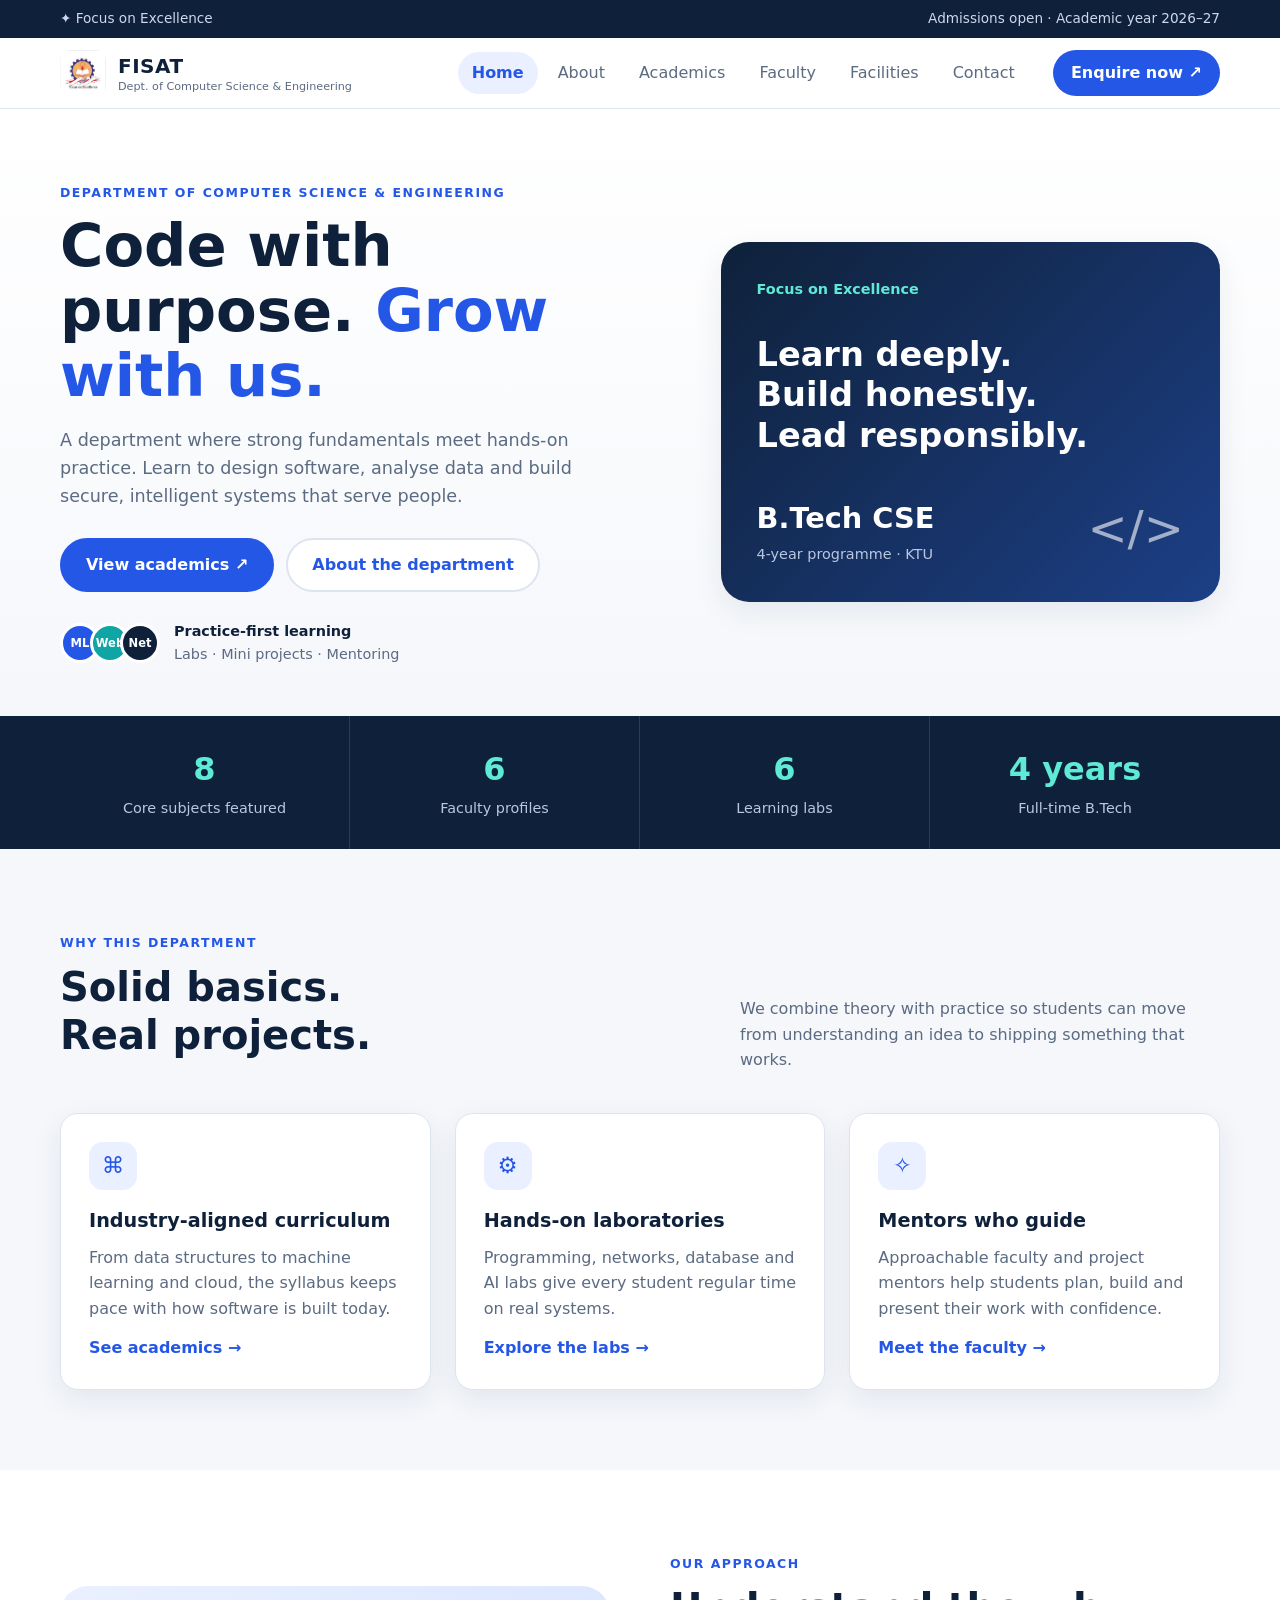
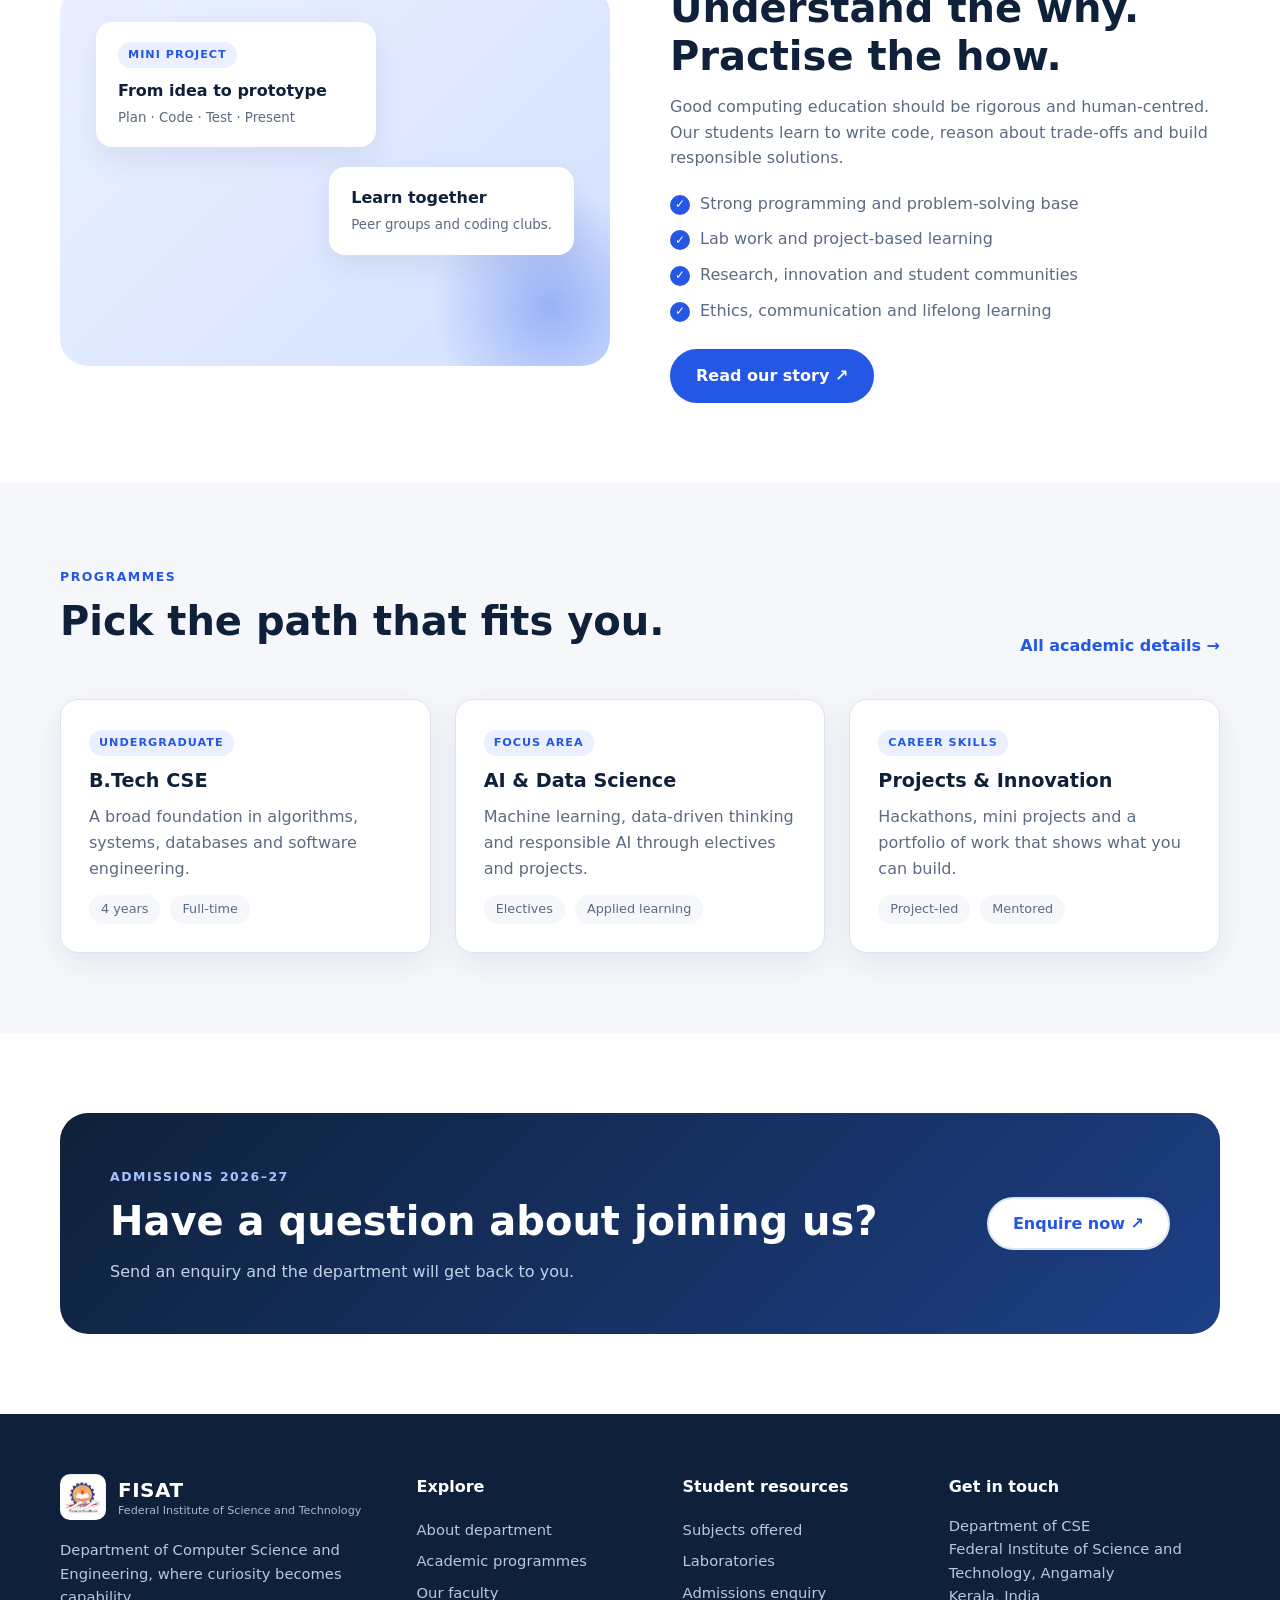
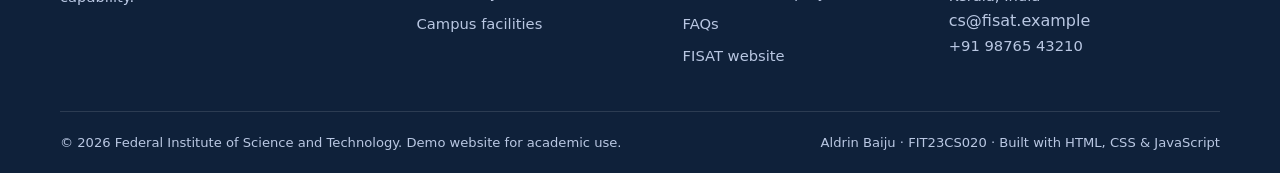
<file: Aldrin web assignment 2/index.html>
<!DOCTYPE html>
<html lang="en">
	<head>
		<meta charset="UTF-8">
		<meta name="viewport" content="width=device-width, initial-scale=1.0">
		<meta name="description" content="Department of Computer Science and Engineering at Federal Institute of Science and Technology. Explore programmes, faculty, facilities and admissions.">
		<title>Home | FISAT CSE Department</title>
		<link rel="icon" type="image/png" href="images/logo.png">
		<link rel="stylesheet" href="style.css">
	</head>
	<body>
		<div class="topbar">
			<div class="container">
				<span>✦ Focus on Excellence</span>
				<span>Admissions open · Academic year 2026–27</span>
			</div>
		</div>
		<header class="navbar">
			<div class="container nav-inner">
				<a class="brand" href="index.html">
					<img class="brand-logo" src="images/logo.png" alt="FISAT logo" width="46" height="46">
					<span>FISAT <small>Dept. of Computer Science &amp; Engineering</small></span>
				</a>
				<button class="menu-toggle" aria-label="Toggle navigation" aria-expanded="false">☰</button>
				<nav class="nav-links" aria-label="Main navigation">
					<a href="index.html" data-page="index" class="active">Home</a>
					<a href="about.html" data-page="about">About</a>
					<a href="academics.html" data-page="academics">Academics</a>
					<a href="faculty.html" data-page="faculty">Faculty</a>
					<a href="facilities.html" data-page="facilities">Facilities</a>
					<a href="contact.html" data-page="contact">Contact</a>
				</nav>
				<a class="nav-cta" href="contact.html#enquiry">Enquire now ↗</a>
			</div>
		</header>

		<main>
			<section class="hero">
				<div class="container hero-grid">
					<div>
						<span class="eyebrow">Department of Computer Science &amp; Engineering</span>
						<h1>Code with purpose. <span style="color:var(--blue)">Grow with us.</span></h1>
						<p>A department where strong fundamentals meet hands-on practice. Learn to design software, analyse data and build secure, intelligent systems that serve people.</p>
						<div class="hero-actions">
							<a class="btn" href="academics.html">View academics ↗</a>
							<a class="btn btn-light" href="about.html">About the department</a>
						</div>
						<div class="hero-note">
							<div class="avatar-stack">
								<span>ML</span>
								<span>Web</span>
								<span>Net</span>
							</div>
							<span><strong style="color:var(--ink)">Practice-first learning</strong><br>Labs · Mini projects · Mentoring</span>
						</div>
					</div>
					<div class="hero-art">
						<div class="art-kicker">Focus on Excellence</div>
						<div class="art-title">Learn deeply.<br>Build honestly.<br>Lead responsibly.</div>
						<div class="art-bottom">
							<div class="art-stat">
								<strong>B.Tech CSE</strong>
								<span>4-year programme · KTU</span>
							</div>
							<div class="art-symbol">&lt;/&gt;</div>
						</div>
					</div>
				</div>
			</section>

			<section class="stats" aria-label="Department at a glance">
				<div class="container stats-grid">
					<div class="stat"><strong>8</strong><span>Core subjects featured</span></div>
					<div class="stat"><strong>6</strong><span>Faculty profiles</span></div>
					<div class="stat"><strong>6</strong><span>Learning labs</span></div>
					<div class="stat"><strong>4 years</strong><span>Full-time B.Tech</span></div>
				</div>
			</section>

			<section class="section">
				<div class="container">
					<div class="section-head">
						<div>
							<span class="eyebrow">Why this department</span>
							<h2>Solid basics.<br>Real projects.</h2>
						</div>
						<p>We combine theory with practice so students can move from understanding an idea to shipping something that works.</p>
					</div>
					<div class="cards">
						<article class="card">
							<div class="icon-box">⌘</div>
							<h3>Industry-aligned curriculum</h3>
							<p>From data structures to machine learning and cloud, the syllabus keeps pace with how software is built today.</p>
							<a class="text-link" href="academics.html">See academics →</a>
						</article>
						<article class="card">
							<div class="icon-box">⚙</div>
							<h3>Hands-on laboratories</h3>
							<p>Programming, networks, database and AI labs give every student regular time on real systems.</p>
							<a class="text-link" href="facilities.html#labs">Explore the labs →</a>
						</article>
						<article class="card">
							<div class="icon-box">✧</div>
							<h3>Mentors who guide</h3>
							<p>Approachable faculty and project mentors help students plan, build and present their work with confidence.</p>
							<a class="text-link" href="faculty.html">Meet the faculty →</a>
						</article>
					</div>
				</div>
			</section>

			<section class="section section-white">
				<div class="container split">
					<div class="visual-panel">
						<div class="mini-card">
							<span class="tag">MINI PROJECT</span>
							<strong>From idea to prototype</strong>
							<small>Plan · Code · Test · Present</small>
						</div>
						<div class="mini-card" style="margin-left:auto">
							<strong>Learn together</strong>
							<small>Peer groups and coding clubs.</small>
						</div>
						<div class="orb"></div>
					</div>
					<div>
						<span class="eyebrow">Our approach</span>
						<h2>Understand the why.<br>Practise the how.</h2>
						<p>Good computing education should be rigorous and human-centred. Our students learn to write code, reason about trade-offs and build responsible solutions.</p>
						<ul class="check-list">
							<li>Strong programming and problem-solving base</li>
							<li>Lab work and project-based learning</li>
							<li>Research, innovation and student communities</li>
							<li>Ethics, communication and lifelong learning</li>
						</ul>
						<a class="btn" href="about.html">Read our story ↗</a>
					</div>
				</div>
			</section>

			<section class="section">
				<div class="container">
					<div class="section-head">
						<div>
							<span class="eyebrow">Programmes</span>
							<h2>Pick the path that fits you.</h2>
						</div>
						<a class="text-link" href="academics.html">All academic details →</a>
					</div>
					<div class="cards">
						<article class="card programme">
							<span class="tag">UNDERGRADUATE</span>
							<h3>B.Tech CSE</h3>
							<p>A broad foundation in algorithms, systems, databases and software engineering.</p>
							<div class="meta"><span>4 years</span><span>Full-time</span></div>
						</article>
						<article class="card programme">
							<span class="tag">FOCUS AREA</span>
							<h3>AI &amp; Data Science</h3>
							<p>Machine learning, data-driven thinking and responsible AI through electives and projects.</p>
							<div class="meta"><span>Electives</span><span>Applied learning</span></div>
						</article>
						<article class="card programme">
							<span class="tag">CAREER SKILLS</span>
							<h3>Projects &amp; Innovation</h3>
							<p>Hackathons, mini projects and a portfolio of work that shows what you can build.</p>
							<div class="meta"><span>Project-led</span><span>Mentored</span></div>
						</article>
					</div>
				</div>
			</section>

			<section class="section section-white">
				<div class="container">
					<div class="banner">
						<div>
							<span class="eyebrow" style="color:#a9c3ff">Admissions 2026–27</span>
							<h2>Have a question about joining us?</h2>
							<p>Send an enquiry and the department will get back to you.</p>
						</div>
						<a class="btn btn-light" href="contact.html#enquiry">Enquire now ↗</a>
					</div>
				</div>
			</section>
		</main>

		<footer class="footer">
			<div class="container">
				<div class="footer-grid">
					<div>
						<a class="brand" href="index.html">
							<img class="brand-logo" src="images/logo.png" alt="FISAT logo" width="46" height="46">
							<span>FISAT <small style="color:#aab8d0">Federal Institute of Science and Technology</small></span>
						</a>
						<p style="margin-top:18px;max-width:310px">Department of Computer Science and Engineering, where curiosity becomes capability.</p>
					</div>
					<div>
						<h4>Explore</h4>
						<div class="footer-links">
							<a href="about.html">About department</a>
							<a href="academics.html">Academic programmes</a>
							<a href="faculty.html">Our faculty</a>
							<a href="facilities.html">Campus facilities</a>
						</div>
					</div>
					<div>
						<h4>Student resources</h4>
						<div class="footer-links">
							<a href="academics.html#subjects">Subjects offered</a>
							<a href="facilities.html#labs">Laboratories</a>
							<a href="contact.html#enquiry">Admissions enquiry</a>
							<a href="contact.html#faq">FAQs</a>
							<a href="https://www.fisat.ac.in" target="_blank" rel="noopener noreferrer">FISAT website</a>
						</div>
					</div>
					<div>
						<h4>Get in touch</h4>
						<p>Department of CSE<br>Federal Institute of Science and Technology, Angamaly<br>Kerala, India</p>
						<a href="mailto:cs@fisat.example">cs@fisat.example</a>
						<p>+91 98765 43210</p>
					</div>
				</div>
				<div class="footer-bottom">
					<span>© <span data-year>2026</span> Federal Institute of Science and Technology. Demo website for academic use.</span>
					<span>Aldrin Baiju · FIT23CS020 · Built with HTML, CSS &amp; JavaScript</span>
				</div>
			</div>
		</footer>
		<script src="script.js"></script>
	</body>
</html>
</file>
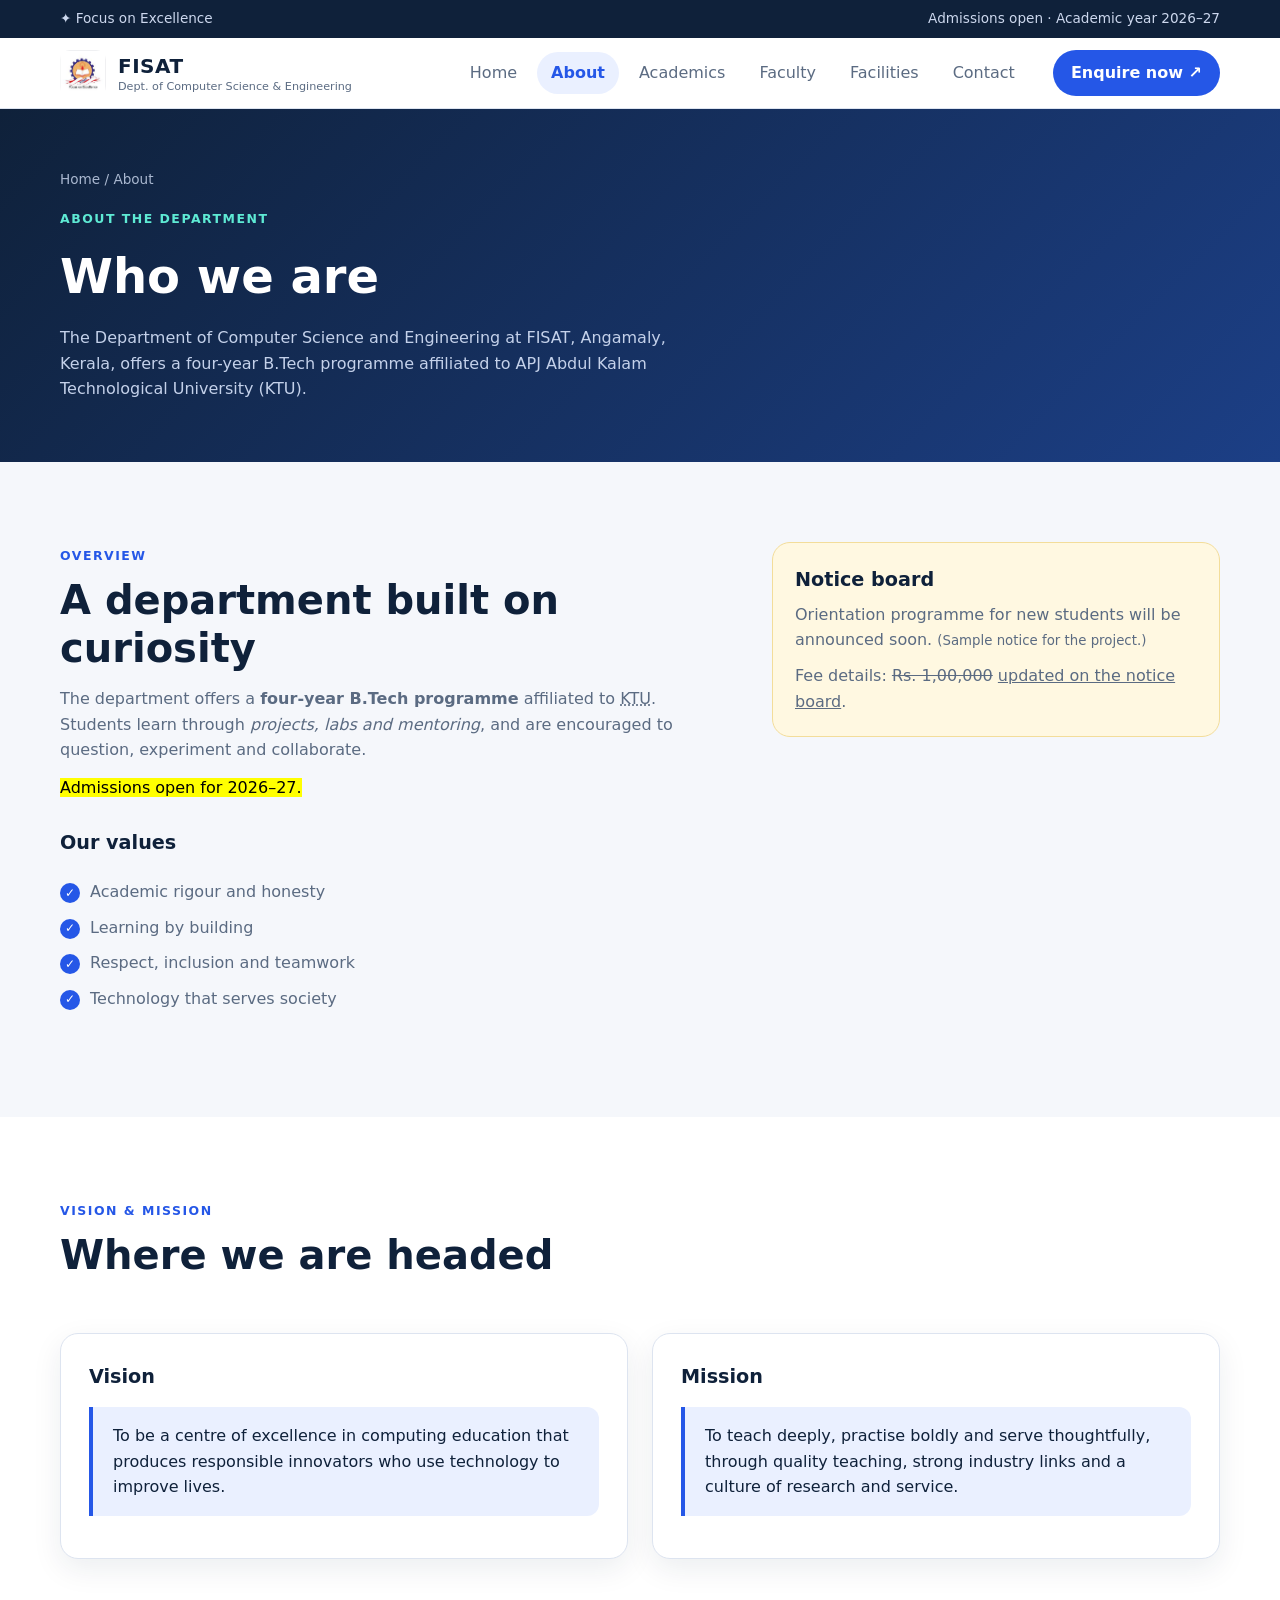
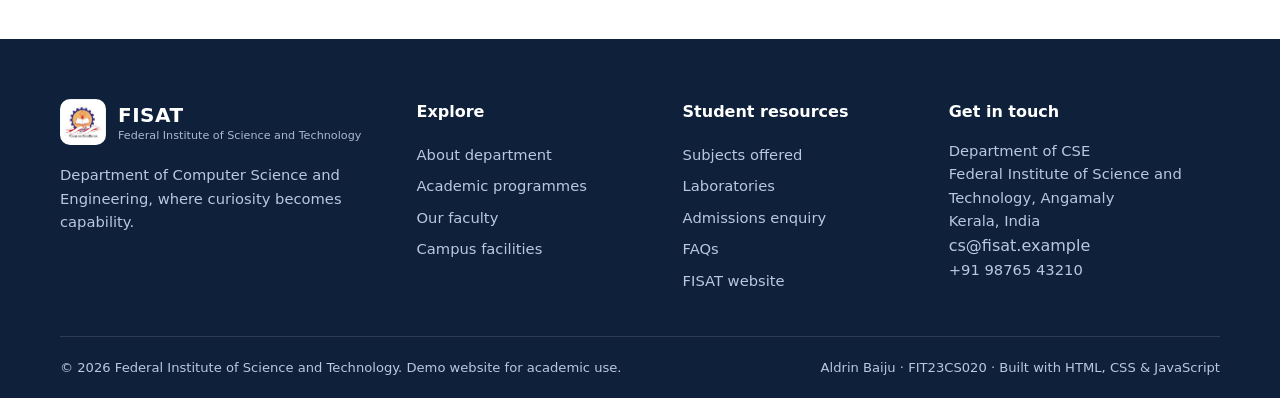
<file: Aldrin web assignment 2/about.html>
<!DOCTYPE html>
<html lang="en">
	<head>
		<meta charset="UTF-8">
		<meta name="viewport" content="width=device-width, initial-scale=1.0">
		<meta name="description" content="About the Department of Computer Science and Engineering at FISAT: overview, vision, mission and values.">
		<title>About | FISAT CSE Department</title>
		<link rel="icon" type="image/png" href="images/logo.png">
		<link rel="stylesheet" href="style.css">
	</head>
	<body>
		<div class="topbar">
			<div class="container">
				<span>✦ Focus on Excellence</span>
				<span>Admissions open · Academic year 2026–27</span>
			</div>
		</div>
		<header class="navbar">
			<div class="container nav-inner">
				<a class="brand" href="index.html">
					<img class="brand-logo" src="images/logo.png" alt="FISAT logo" width="46" height="46">
					<span>FISAT <small>Dept. of Computer Science &amp; Engineering</small></span>
				</a>
				<button class="menu-toggle" aria-label="Toggle navigation" aria-expanded="false">☰</button>
				<nav class="nav-links" aria-label="Main navigation">
					<a href="index.html" data-page="index">Home</a>
					<a href="about.html" data-page="about" class="active">About</a>
					<a href="academics.html" data-page="academics">Academics</a>
					<a href="faculty.html" data-page="faculty">Faculty</a>
					<a href="facilities.html" data-page="facilities">Facilities</a>
					<a href="contact.html" data-page="contact">Contact</a>
				</nav>
				<a class="nav-cta" href="contact.html#enquiry">Enquire now ↗</a>
			</div>
		</header>

		<main>
			<section class="page-hero">
				<div class="container">
					<div class="breadcrumb"><a href="index.html">Home</a> / About</div>
					<span class="eyebrow">About the department</span>
					<h1>Who we are</h1>
					<p>The Department of Computer Science and Engineering at FISAT, Angamaly, Kerala, offers a four-year B.Tech programme affiliated to APJ Abdul Kalam Technological University (KTU).</p>
				</div>
			</section>

			<section class="section" id="overview">
				<div class="container two-col">
					<div>
						<span class="eyebrow">Overview</span>
						<h2>A department built on curiosity</h2>
						<p>The department offers a <strong>four-year B.Tech programme</strong> affiliated to <abbr title="APJ Abdul Kalam Technological University">KTU</abbr>. Students learn through <em>projects, labs and mentoring</em>, and are encouraged to question, experiment and collaborate.</p>
						<p style="margin-top:12px"><mark>Admissions open for 2026–27.</mark></p>
						<h3 style="margin-top:28px">Our values</h3>
						<ul class="check-list">
							<li>Academic rigour and honesty</li>
							<li>Learning by building</li>
							<li>Respect, inclusion and teamwork</li>
							<li>Technology that serves society</li>
						</ul>
					</div>
					<aside class="notice">
						<h3>Notice board</h3>
						<p>Orientation programme for new students will be announced soon. <small>(Sample notice for the project.)</small></p>
						<p style="margin-top:10px">Fee details: <del>Rs. 1,00,000</del> <ins>updated on the notice board</ins>.</p>
					</aside>
				</div>
			</section>

			<section class="section section-white" id="vision-mission">
				<div class="container">
					<div class="section-head">
						<div>
							<span class="eyebrow">Vision &amp; mission</span>
							<h2>Where we are headed</h2>
						</div>
					</div>
					<div class="cards" style="grid-template-columns:repeat(2,1fr)">
						<article class="card">
							<h3>Vision</h3>
							<blockquote>To be a centre of excellence in computing education that produces responsible innovators who use technology to improve lives.</blockquote>
						</article>
						<article class="card">
							<h3>Mission</h3>
							<blockquote>To teach deeply, practise boldly and serve thoughtfully, through quality teaching, strong industry links and a culture of research and service.</blockquote>
						</article>
					</div>
				</div>
			</section>
		</main>

		<footer class="footer">
			<div class="container">
				<div class="footer-grid">
					<div>
						<a class="brand" href="index.html">
							<img class="brand-logo" src="images/logo.png" alt="FISAT logo" width="46" height="46">
							<span>FISAT <small style="color:#aab8d0">Federal Institute of Science and Technology</small></span>
						</a>
						<p style="margin-top:18px;max-width:310px">Department of Computer Science and Engineering, where curiosity becomes capability.</p>
					</div>
					<div>
						<h4>Explore</h4>
						<div class="footer-links">
							<a href="about.html">About department</a>
							<a href="academics.html">Academic programmes</a>
							<a href="faculty.html">Our faculty</a>
							<a href="facilities.html">Campus facilities</a>
						</div>
					</div>
					<div>
						<h4>Student resources</h4>
						<div class="footer-links">
							<a href="academics.html#subjects">Subjects offered</a>
							<a href="facilities.html#labs">Laboratories</a>
							<a href="contact.html#enquiry">Admissions enquiry</a>
							<a href="contact.html#faq">FAQs</a>
							<a href="https://www.fisat.ac.in" target="_blank" rel="noopener noreferrer">FISAT website</a>
						</div>
					</div>
					<div>
						<h4>Get in touch</h4>
						<p>Department of CSE<br>Federal Institute of Science and Technology, Angamaly<br>Kerala, India</p>
						<a href="mailto:cs@fisat.example">cs@fisat.example</a>
						<p>+91 98765 43210</p>
					</div>
				</div>
				<div class="footer-bottom">
					<span>© <span data-year>2026</span> Federal Institute of Science and Technology. Demo website for academic use.</span>
					<span>Aldrin Baiju · FIT23CS020 · Built with HTML, CSS &amp; JavaScript</span>
				</div>
			</div>
		</footer>
		<script src="script.js"></script>
	</body>
</html>
</file>
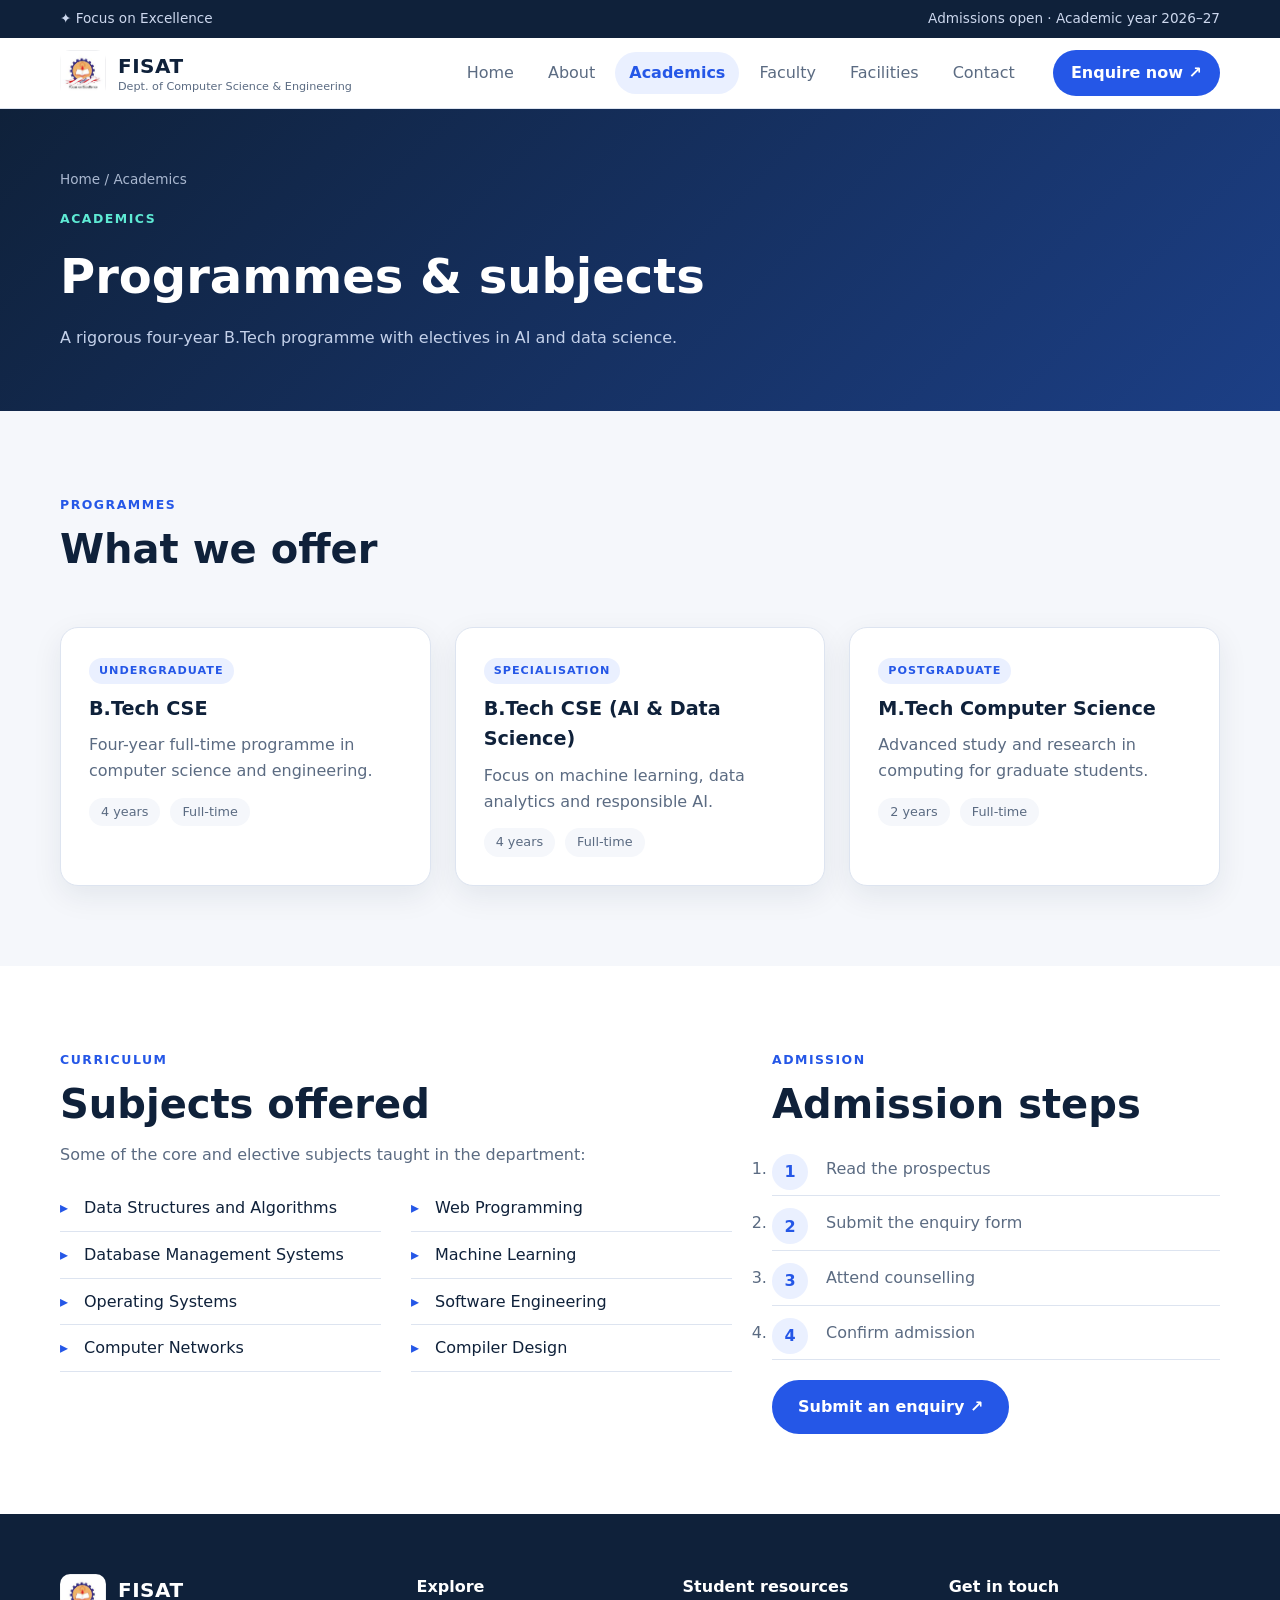
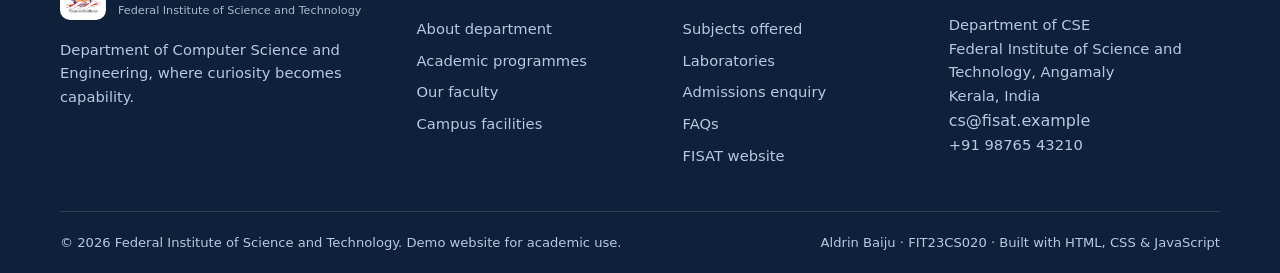
<file: Aldrin web assignment 2/academics.html>
<!DOCTYPE html>
<html lang="en">
	<head>
		<meta charset="UTF-8">
		<meta name="viewport" content="width=device-width, initial-scale=1.0">
		<meta name="description" content="Academic programmes, subjects offered and admission steps at the Department of CSE, FISAT.">
		<title>Academics | FISAT CSE Department</title>
		<link rel="icon" type="image/png" href="images/logo.png">
		<link rel="stylesheet" href="style.css">
	</head>
	<body>
		<div class="topbar">
			<div class="container">
				<span>✦ Focus on Excellence</span>
				<span>Admissions open · Academic year 2026–27</span>
			</div>
		</div>
		<header class="navbar">
			<div class="container nav-inner">
				<a class="brand" href="index.html">
					<img class="brand-logo" src="images/logo.png" alt="FISAT logo" width="46" height="46">
					<span>FISAT <small>Dept. of Computer Science &amp; Engineering</small></span>
				</a>
				<button class="menu-toggle" aria-label="Toggle navigation" aria-expanded="false">☰</button>
				<nav class="nav-links" aria-label="Main navigation">
					<a href="index.html" data-page="index">Home</a>
					<a href="about.html" data-page="about">About</a>
					<a href="academics.html" data-page="academics" class="active">Academics</a>
					<a href="faculty.html" data-page="faculty">Faculty</a>
					<a href="facilities.html" data-page="facilities">Facilities</a>
					<a href="contact.html" data-page="contact">Contact</a>
				</nav>
				<a class="nav-cta" href="contact.html#enquiry">Enquire now ↗</a>
			</div>
		</header>

		<main>
			<section class="page-hero">
				<div class="container">
					<div class="breadcrumb"><a href="index.html">Home</a> / Academics</div>
					<span class="eyebrow">Academics</span>
					<h1>Programmes &amp; subjects</h1>
					<p>A rigorous four-year B.Tech programme with electives in AI and data science.</p>
				</div>
			</section>

			<section class="section" id="programmes">
				<div class="container">
					<div class="section-head">
						<div><span class="eyebrow">Programmes</span><h2>What we offer</h2></div>
					</div>
					<div class="cards">
						<article class="card programme"><span class="tag">UNDERGRADUATE</span><h3>B.Tech CSE</h3><p>Four-year full-time programme in computer science and engineering.</p><div class="meta"><span>4 years</span><span>Full-time</span></div></article>
						<article class="card programme"><span class="tag">SPECIALISATION</span><h3>B.Tech CSE (AI &amp; Data Science)</h3><p>Focus on machine learning, data analytics and responsible AI.</p><div class="meta"><span>4 years</span><span>Full-time</span></div></article>
						<article class="card programme"><span class="tag">POSTGRADUATE</span><h3>M.Tech Computer Science</h3><p>Advanced study and research in computing for graduate students.</p><div class="meta"><span>2 years</span><span>Full-time</span></div></article>
					</div>
				</div>
			</section>

			<section class="section section-white" id="subjects">
				<div class="container two-col">
					<div>
						<span class="eyebrow">Curriculum</span>
						<h2>Subjects offered</h2>
						<p style="margin-bottom:18px">Some of the core and elective subjects taught in the department:</p>
						<ul class="subject-list">
							<li>Data Structures and Algorithms</li>
							<li>Database Management Systems</li>
							<li>Operating Systems</li>
							<li>Computer Networks</li>
							<li>Web Programming</li>
							<li>Machine Learning</li>
							<li>Software Engineering</li>
							<li>Compiler Design</li>
						</ul>
					</div>
					<div id="admission">
						<span class="eyebrow">Admission</span>
						<h2>Admission steps</h2>
						<ol class="steps">
							<li>Read the prospectus</li>
							<li>Submit the enquiry form</li>
							<li>Attend counselling</li>
							<li>Confirm admission</li>
						</ol>
						<p style="margin-top:20px"><a class="btn" href="contact.html#enquiry">Submit an enquiry ↗</a></p>
					</div>
				</div>
			</section>
		</main>

		<footer class="footer">
			<div class="container">
				<div class="footer-grid">
					<div>
						<a class="brand" href="index.html">
							<img class="brand-logo" src="images/logo.png" alt="FISAT logo" width="46" height="46">
							<span>FISAT <small style="color:#aab8d0">Federal Institute of Science and Technology</small></span>
						</a>
						<p style="margin-top:18px;max-width:310px">Department of Computer Science and Engineering, where curiosity becomes capability.</p>
					</div>
					<div>
						<h4>Explore</h4>
						<div class="footer-links">
							<a href="about.html">About department</a>
							<a href="academics.html">Academic programmes</a>
							<a href="faculty.html">Our faculty</a>
							<a href="facilities.html">Campus facilities</a>
						</div>
					</div>
					<div>
						<h4>Student resources</h4>
						<div class="footer-links">
							<a href="academics.html#subjects">Subjects offered</a>
							<a href="facilities.html#labs">Laboratories</a>
							<a href="contact.html#enquiry">Admissions enquiry</a>
							<a href="contact.html#faq">FAQs</a>
							<a href="https://www.fisat.ac.in" target="_blank" rel="noopener noreferrer">FISAT website</a>
						</div>
					</div>
					<div>
						<h4>Get in touch</h4>
						<p>Department of CSE<br>Federal Institute of Science and Technology, Angamaly<br>Kerala, India</p>
						<a href="mailto:cs@fisat.example">cs@fisat.example</a>
						<p>+91 98765 43210</p>
					</div>
				</div>
				<div class="footer-bottom">
					<span>© <span data-year>2026</span> Federal Institute of Science and Technology. Demo website for academic use.</span>
					<span>Aldrin Baiju · FIT23CS020 · Built with HTML, CSS &amp; JavaScript</span>
				</div>
			</div>
		</footer>
		<script src="script.js"></script>
	</body>
</html>
</file>
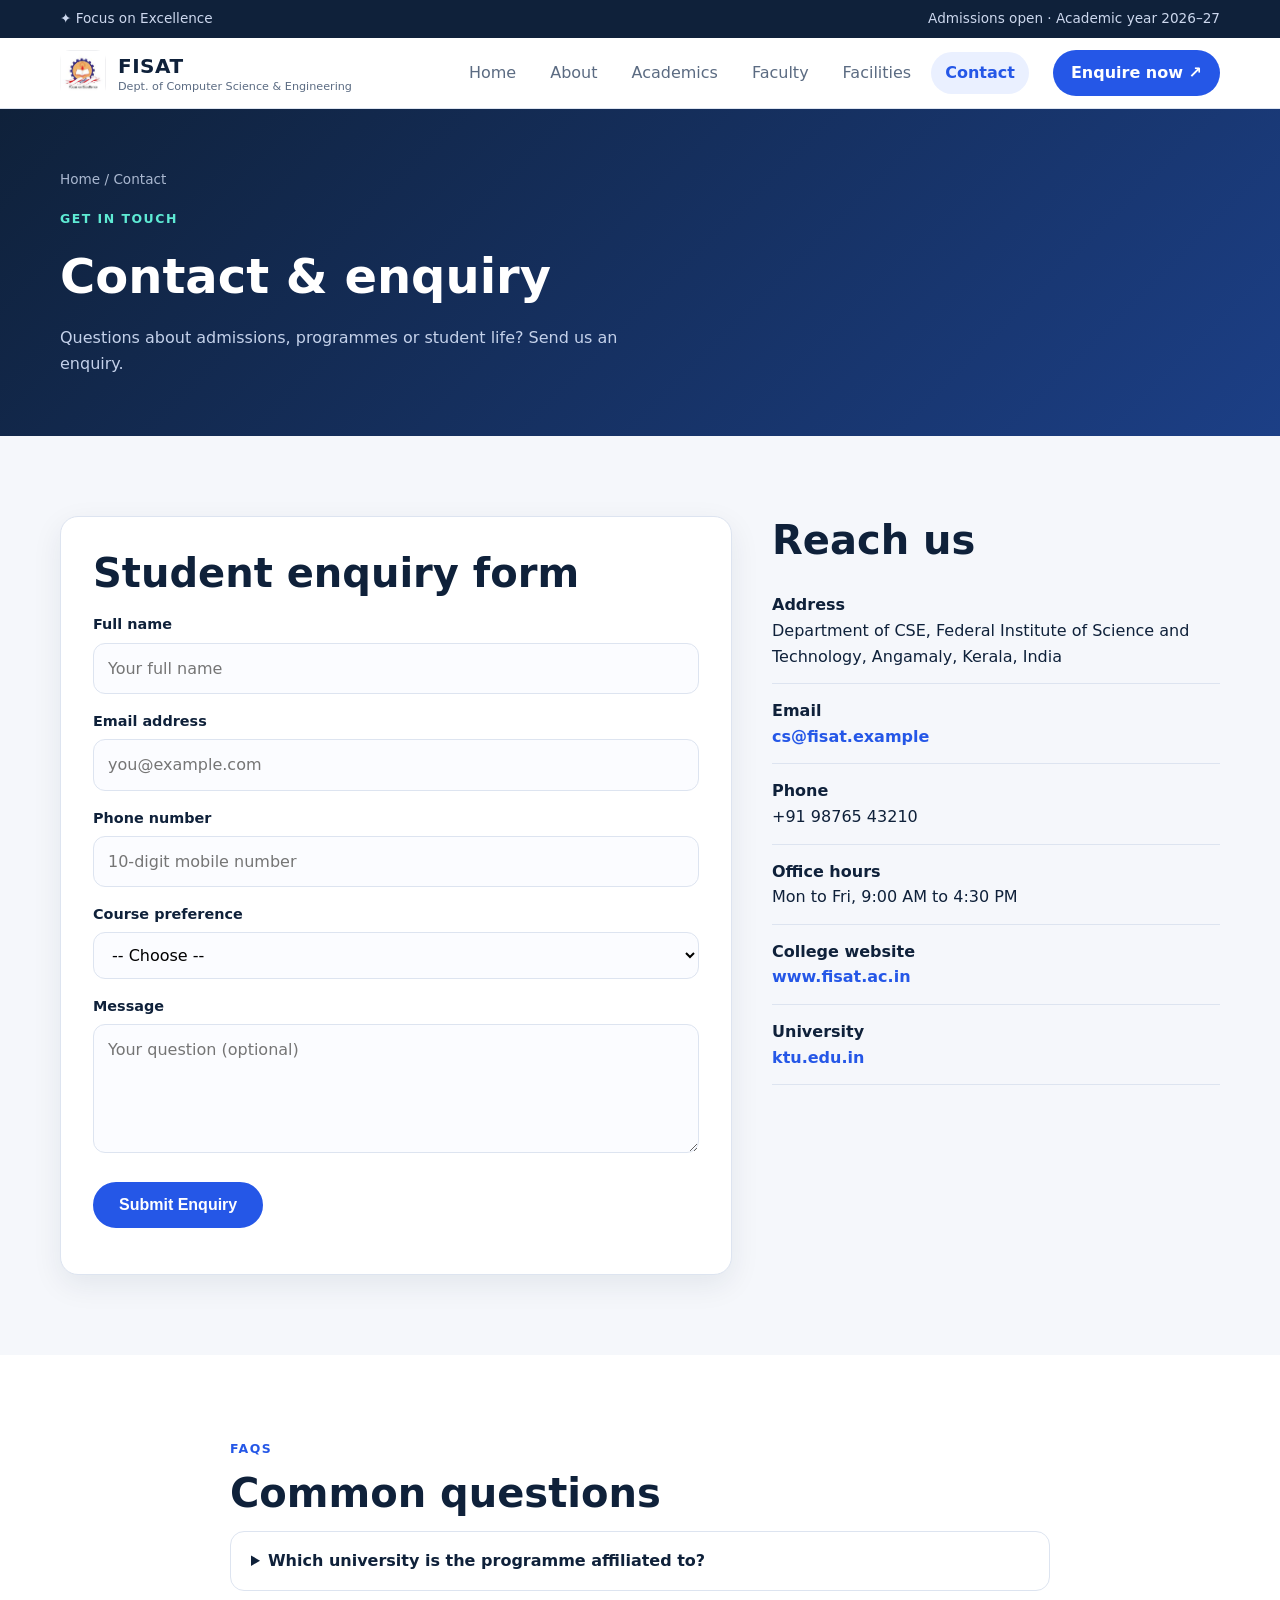
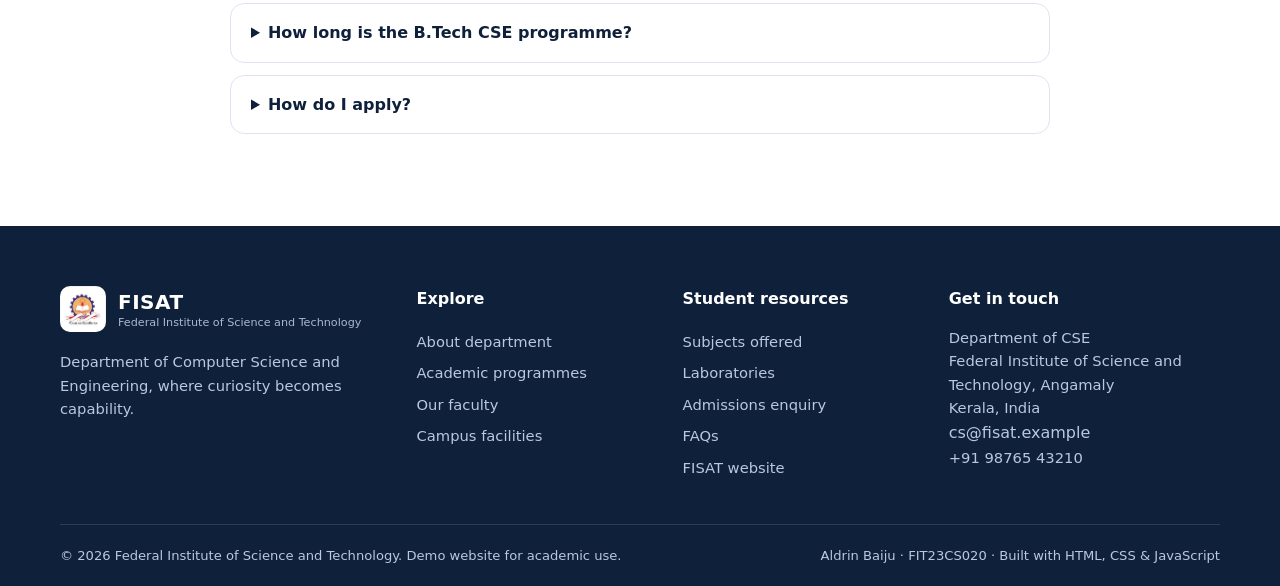
<file: Aldrin web assignment 2/contact.html>
<!DOCTYPE html>
<html lang="en">
	<head>
		<meta charset="UTF-8">
		<meta name="viewport" content="width=device-width, initial-scale=1.0">
		<meta name="description" content="Contact the Department of CSE at FISAT and send a student enquiry.">
		<title>Contact | FISAT CSE Department</title>
		<link rel="icon" type="image/png" href="images/logo.png">
		<link rel="stylesheet" href="style.css">
	</head>
	<body>
		<div class="topbar">
			<div class="container">
				<span>✦ Focus on Excellence</span>
				<span>Admissions open · Academic year 2026–27</span>
			</div>
		</div>
		<header class="navbar">
			<div class="container nav-inner">
				<a class="brand" href="index.html">
					<img class="brand-logo" src="images/logo.png" alt="FISAT logo" width="46" height="46">
					<span>FISAT <small>Dept. of Computer Science &amp; Engineering</small></span>
				</a>
				<button class="menu-toggle" aria-label="Toggle navigation" aria-expanded="false">☰</button>
				<nav class="nav-links" aria-label="Main navigation">
					<a href="index.html" data-page="index">Home</a>
					<a href="about.html" data-page="about">About</a>
					<a href="academics.html" data-page="academics">Academics</a>
					<a href="faculty.html" data-page="faculty">Faculty</a>
					<a href="facilities.html" data-page="facilities">Facilities</a>
					<a href="contact.html" data-page="contact" class="active">Contact</a>
				</nav>
				<a class="nav-cta" href="contact.html#enquiry">Enquire now ↗</a>
			</div>
		</header>

		<main>
			<section class="page-hero">
				<div class="container">
					<div class="breadcrumb"><a href="index.html">Home</a> / Contact</div>
					<span class="eyebrow">Get in touch</span>
					<h1>Contact &amp; enquiry</h1>
					<p>Questions about admissions, programmes or student life? Send us an enquiry.</p>
				</div>
			</section>

			<section class="section" id="enquiry">
				<div class="container two-col">
					<div class="form-card">
						<h2>Student enquiry form</h2>
						<form action="#" method="post" id="enquiry-form">
							<label for="name">Full name</label>
							<input type="text" id="name" name="name" placeholder="Your full name" required>

							<label for="email">Email address</label>
							<input type="email" id="email" name="email" placeholder="you@example.com" required>

							<label for="phone">Phone number</label>
							<input type="tel" id="phone" name="phone" placeholder="10-digit mobile number" pattern="[0-9]{10}" required>

							<label for="course">Course preference</label>
							<select id="course" name="course" required>
								<option value="">-- Choose --</option>
								<option>B.Tech CSE</option>
								<option>B.Tech CSE (AI and Data Science)</option>
								<option>M.Tech Computer Science</option>
							</select>

							<label for="msg">Message</label>
							<textarea id="msg" name="msg" rows="4" placeholder="Your question (optional)"></textarea>

							<button class="btn" type="submit">Submit Enquiry</button>
							<p class="form-msg" id="form-msg" role="status"></p>
						</form>
					</div>
					<div>
						<h2>Reach us</h2>
						<ul class="info-list">
							<li><strong>Address</strong>Department of CSE, Federal Institute of Science and Technology, Angamaly, Kerala, India</li>
							<li><strong>Email</strong><a class="text-link" href="mailto:cs@fisat.example">cs@fisat.example</a></li>
							<li><strong>Phone</strong>+91 98765 43210</li>
							<li><strong>Office hours</strong>Mon to Fri, 9:00 AM to 4:30 PM</li>
							<li><strong>College website</strong><a class="text-link" href="https://www.fisat.ac.in" target="_blank" rel="noopener noreferrer">www.fisat.ac.in</a></li>
							<li><strong>University</strong><a class="text-link" href="https://ktu.edu.in" target="_blank" rel="noopener noreferrer">ktu.edu.in</a></li>
						</ul>
					</div>
				</div>
			</section>

			<section class="section section-white" id="faq">
				<div class="container" style="max-width:820px">
					<span class="eyebrow">FAQs</span>
					<h2>Common questions</h2>
					<details><summary>Which university is the programme affiliated to?</summary><p>The B.Tech programme is affiliated to APJ Abdul Kalam Technological University (KTU).</p></details>
					<details><summary>How long is the B.Tech CSE programme?</summary><p>It is a four-year, full-time programme.</p></details>
					<details><summary>How do I apply?</summary><p>Read the prospectus, submit the enquiry form, attend counselling and confirm admission.</p></details>
				</div>
			</section>
		</main>

		<footer class="footer">
			<div class="container">
				<div class="footer-grid">
					<div>
						<a class="brand" href="index.html">
							<img class="brand-logo" src="images/logo.png" alt="FISAT logo" width="46" height="46">
							<span>FISAT <small style="color:#aab8d0">Federal Institute of Science and Technology</small></span>
						</a>
						<p style="margin-top:18px;max-width:310px">Department of Computer Science and Engineering, where curiosity becomes capability.</p>
					</div>
					<div>
						<h4>Explore</h4>
						<div class="footer-links">
							<a href="about.html">About department</a>
							<a href="academics.html">Academic programmes</a>
							<a href="faculty.html">Our faculty</a>
							<a href="facilities.html">Campus facilities</a>
						</div>
					</div>
					<div>
						<h4>Student resources</h4>
						<div class="footer-links">
							<a href="academics.html#subjects">Subjects offered</a>
							<a href="facilities.html#labs">Laboratories</a>
							<a href="contact.html#enquiry">Admissions enquiry</a>
							<a href="contact.html#faq">FAQs</a>
							<a href="https://www.fisat.ac.in" target="_blank" rel="noopener noreferrer">FISAT website</a>
						</div>
					</div>
					<div>
						<h4>Get in touch</h4>
						<p>Department of CSE<br>Federal Institute of Science and Technology, Angamaly<br>Kerala, India</p>
						<a href="mailto:cs@fisat.example">cs@fisat.example</a>
						<p>+91 98765 43210</p>
					</div>
				</div>
				<div class="footer-bottom">
					<span>© <span data-year>2026</span> Federal Institute of Science and Technology. Demo website for academic use.</span>
					<span>Aldrin Baiju · FIT23CS020 · Built with HTML, CSS &amp; JavaScript</span>
				</div>
			</div>
		</footer>
		<script src="script.js"></script>
	</body>
</html>
</file>
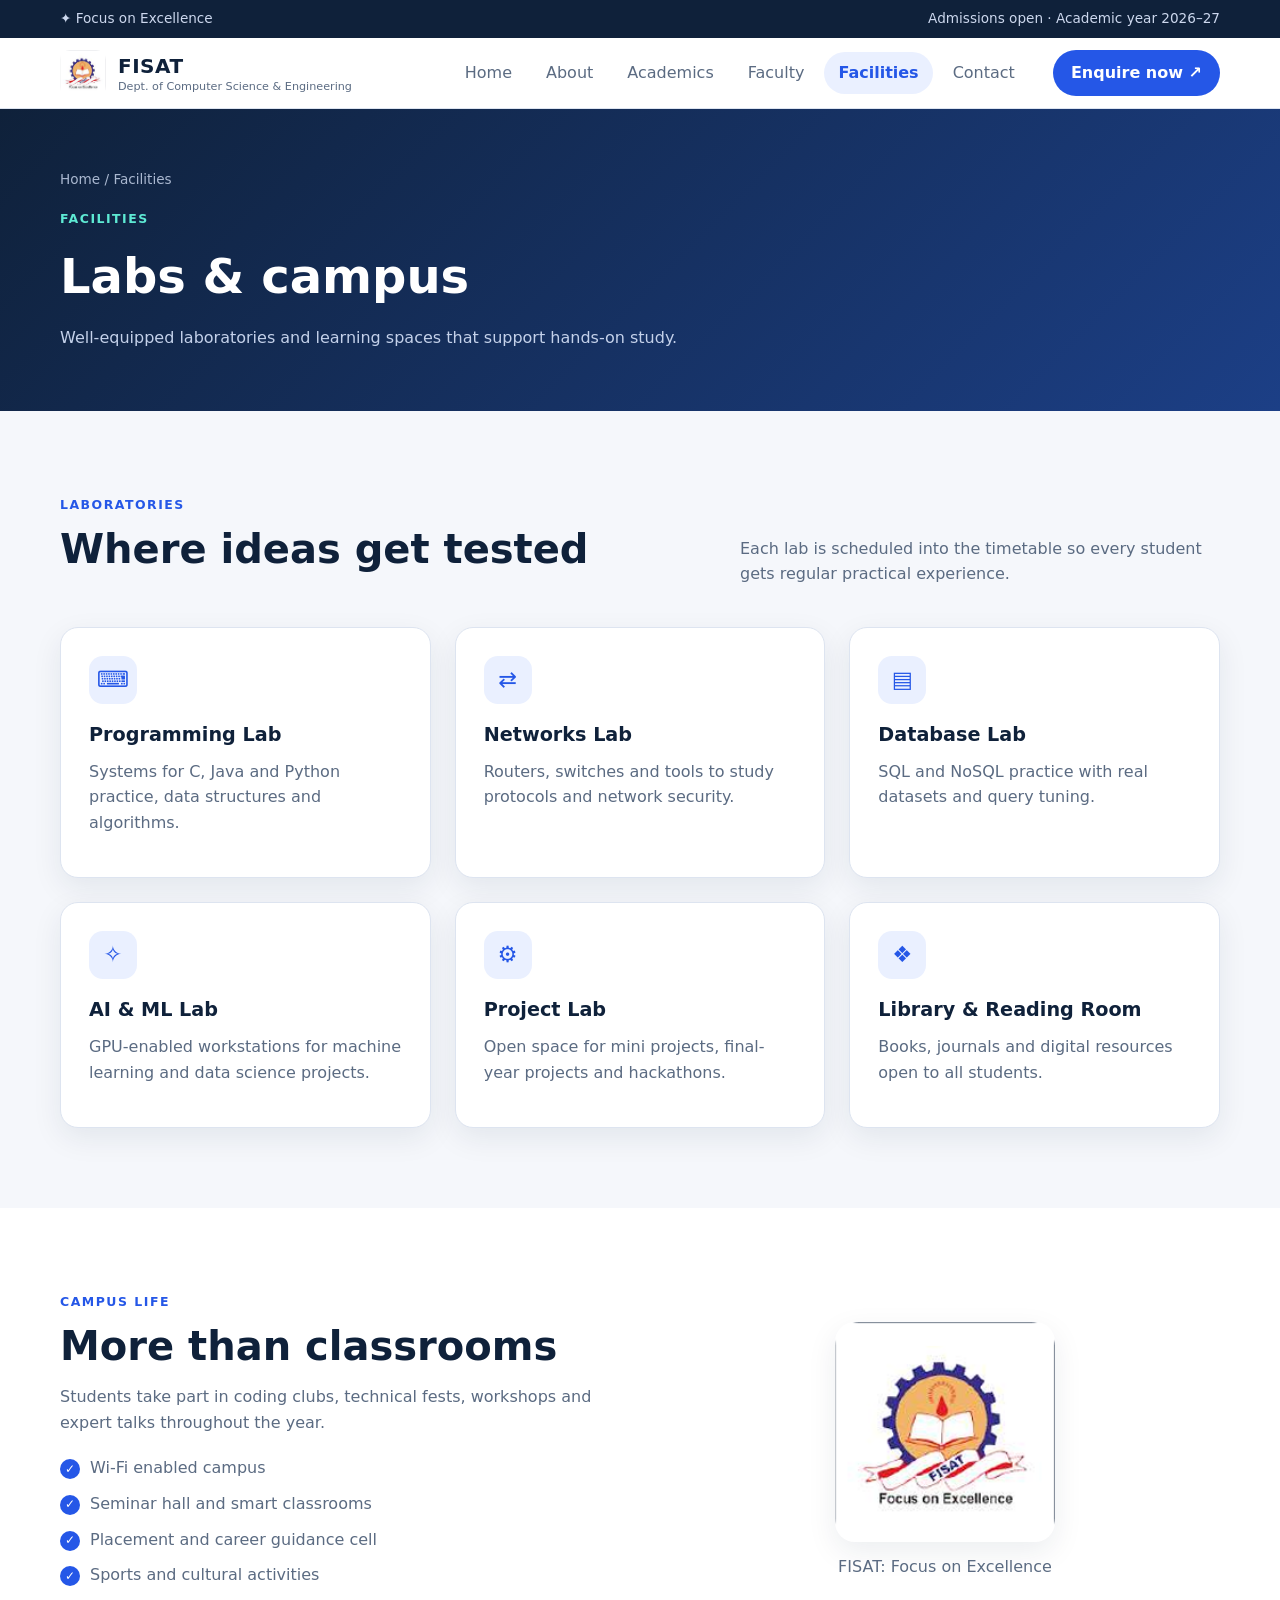
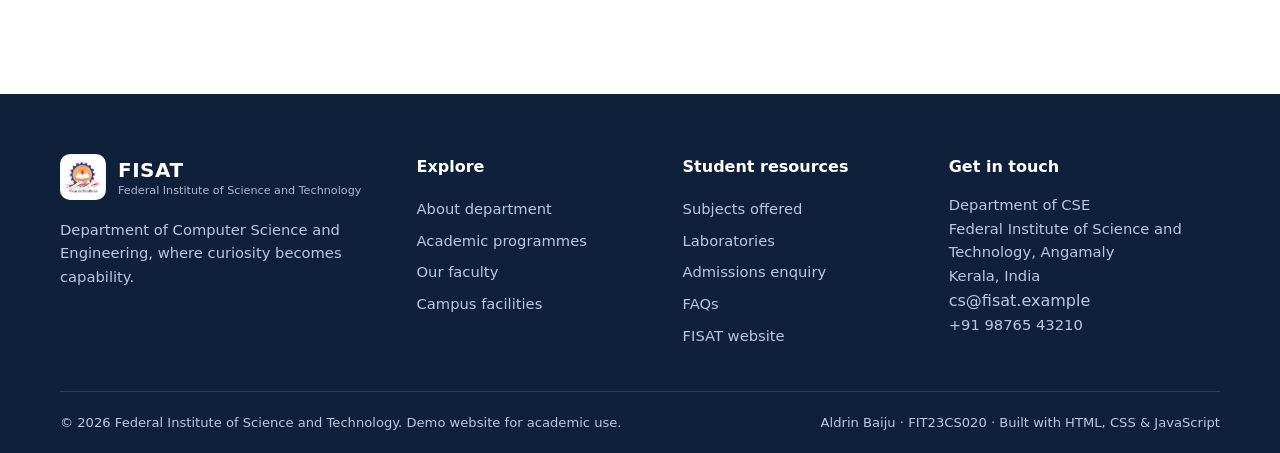
<file: Aldrin web assignment 2/facilities.html>
<!DOCTYPE html>
<html lang="en">
	<head>
		<meta charset="UTF-8">
		<meta name="viewport" content="width=device-width, initial-scale=1.0">
		<meta name="description" content="Laboratories and campus facilities at the Department of CSE, FISAT.">
		<title>Facilities | FISAT CSE Department</title>
		<link rel="icon" type="image/png" href="images/logo.png">
		<link rel="stylesheet" href="style.css">
	</head>
	<body>
		<div class="topbar">
			<div class="container">
				<span>✦ Focus on Excellence</span>
				<span>Admissions open · Academic year 2026–27</span>
			</div>
		</div>
		<header class="navbar">
			<div class="container nav-inner">
				<a class="brand" href="index.html">
					<img class="brand-logo" src="images/logo.png" alt="FISAT logo" width="46" height="46">
					<span>FISAT <small>Dept. of Computer Science &amp; Engineering</small></span>
				</a>
				<button class="menu-toggle" aria-label="Toggle navigation" aria-expanded="false">☰</button>
				<nav class="nav-links" aria-label="Main navigation">
					<a href="index.html" data-page="index">Home</a>
					<a href="about.html" data-page="about">About</a>
					<a href="academics.html" data-page="academics">Academics</a>
					<a href="faculty.html" data-page="faculty">Faculty</a>
					<a href="facilities.html" data-page="facilities" class="active">Facilities</a>
					<a href="contact.html" data-page="contact">Contact</a>
				</nav>
				<a class="nav-cta" href="contact.html#enquiry">Enquire now ↗</a>
			</div>
		</header>

		<main>
			<section class="page-hero">
				<div class="container">
					<div class="breadcrumb"><a href="index.html">Home</a> / Facilities</div>
					<span class="eyebrow">Facilities</span>
					<h1>Labs &amp; campus</h1>
					<p>Well-equipped laboratories and learning spaces that support hands-on study.</p>
				</div>
			</section>

			<section class="section" id="labs">
				<div class="container">
					<div class="section-head">
						<div><span class="eyebrow">Laboratories</span><h2>Where ideas get tested</h2></div>
						<p>Each lab is scheduled into the timetable so every student gets regular practical experience.</p>
					</div>
					<div class="cards">
						<article class="card"><div class="icon-box">⌨</div><h3>Programming Lab</h3><p>Systems for C, Java and Python practice, data structures and algorithms.</p></article>
						<article class="card"><div class="icon-box">⇄</div><h3>Networks Lab</h3><p>Routers, switches and tools to study protocols and network security.</p></article>
						<article class="card"><div class="icon-box">▤</div><h3>Database Lab</h3><p>SQL and NoSQL practice with real datasets and query tuning.</p></article>
						<article class="card"><div class="icon-box">✧</div><h3>AI &amp; ML Lab</h3><p>GPU-enabled workstations for machine learning and data science projects.</p></article>
						<article class="card"><div class="icon-box">⚙</div><h3>Project Lab</h3><p>Open space for mini projects, final-year projects and hackathons.</p></article>
						<article class="card"><div class="icon-box">❖</div><h3>Library &amp; Reading Room</h3><p>Books, journals and digital resources open to all students.</p></article>
					</div>
				</div>
			</section>

			<section class="section section-white" id="campus">
				<div class="container split">
					<div>
						<span class="eyebrow">Campus life</span>
						<h2>More than classrooms</h2>
						<p>Students take part in coding clubs, technical fests, workshops and expert talks throughout the year.</p>
						<ul class="check-list">
							<li>Wi-Fi enabled campus</li>
							<li>Seminar hall and smart classrooms</li>
							<li>Placement and career guidance cell</li>
							<li>Sports and cultural activities</li>
						</ul>
					</div>
					<figure>
						<img src="images/logo.png" alt="FISAT logo, Focus on Excellence" width="220" height="220" style="margin:auto;border-radius:20px;box-shadow:var(--shadow)">
						<figcaption style="text-align:center;margin-top:12px;color:var(--muted)">FISAT: Focus on Excellence</figcaption>
					</figure>
				</div>
			</section>
		</main>

		<footer class="footer">
			<div class="container">
				<div class="footer-grid">
					<div>
						<a class="brand" href="index.html">
							<img class="brand-logo" src="images/logo.png" alt="FISAT logo" width="46" height="46">
							<span>FISAT <small style="color:#aab8d0">Federal Institute of Science and Technology</small></span>
						</a>
						<p style="margin-top:18px;max-width:310px">Department of Computer Science and Engineering, where curiosity becomes capability.</p>
					</div>
					<div>
						<h4>Explore</h4>
						<div class="footer-links">
							<a href="about.html">About department</a>
							<a href="academics.html">Academic programmes</a>
							<a href="faculty.html">Our faculty</a>
							<a href="facilities.html">Campus facilities</a>
						</div>
					</div>
					<div>
						<h4>Student resources</h4>
						<div class="footer-links">
							<a href="academics.html#subjects">Subjects offered</a>
							<a href="facilities.html#labs">Laboratories</a>
							<a href="contact.html#enquiry">Admissions enquiry</a>
							<a href="contact.html#faq">FAQs</a>
							<a href="https://www.fisat.ac.in" target="_blank" rel="noopener noreferrer">FISAT website</a>
						</div>
					</div>
					<div>
						<h4>Get in touch</h4>
						<p>Department of CSE<br>Federal Institute of Science and Technology, Angamaly<br>Kerala, India</p>
						<a href="mailto:cs@fisat.example">cs@fisat.example</a>
						<p>+91 98765 43210</p>
					</div>
				</div>
				<div class="footer-bottom">
					<span>© <span data-year>2026</span> Federal Institute of Science and Technology. Demo website for academic use.</span>
					<span>Aldrin Baiju · FIT23CS020 · Built with HTML, CSS &amp; JavaScript</span>
				</div>
			</div>
		</footer>
		<script src="script.js"></script>
	</body>
</html>
</file>
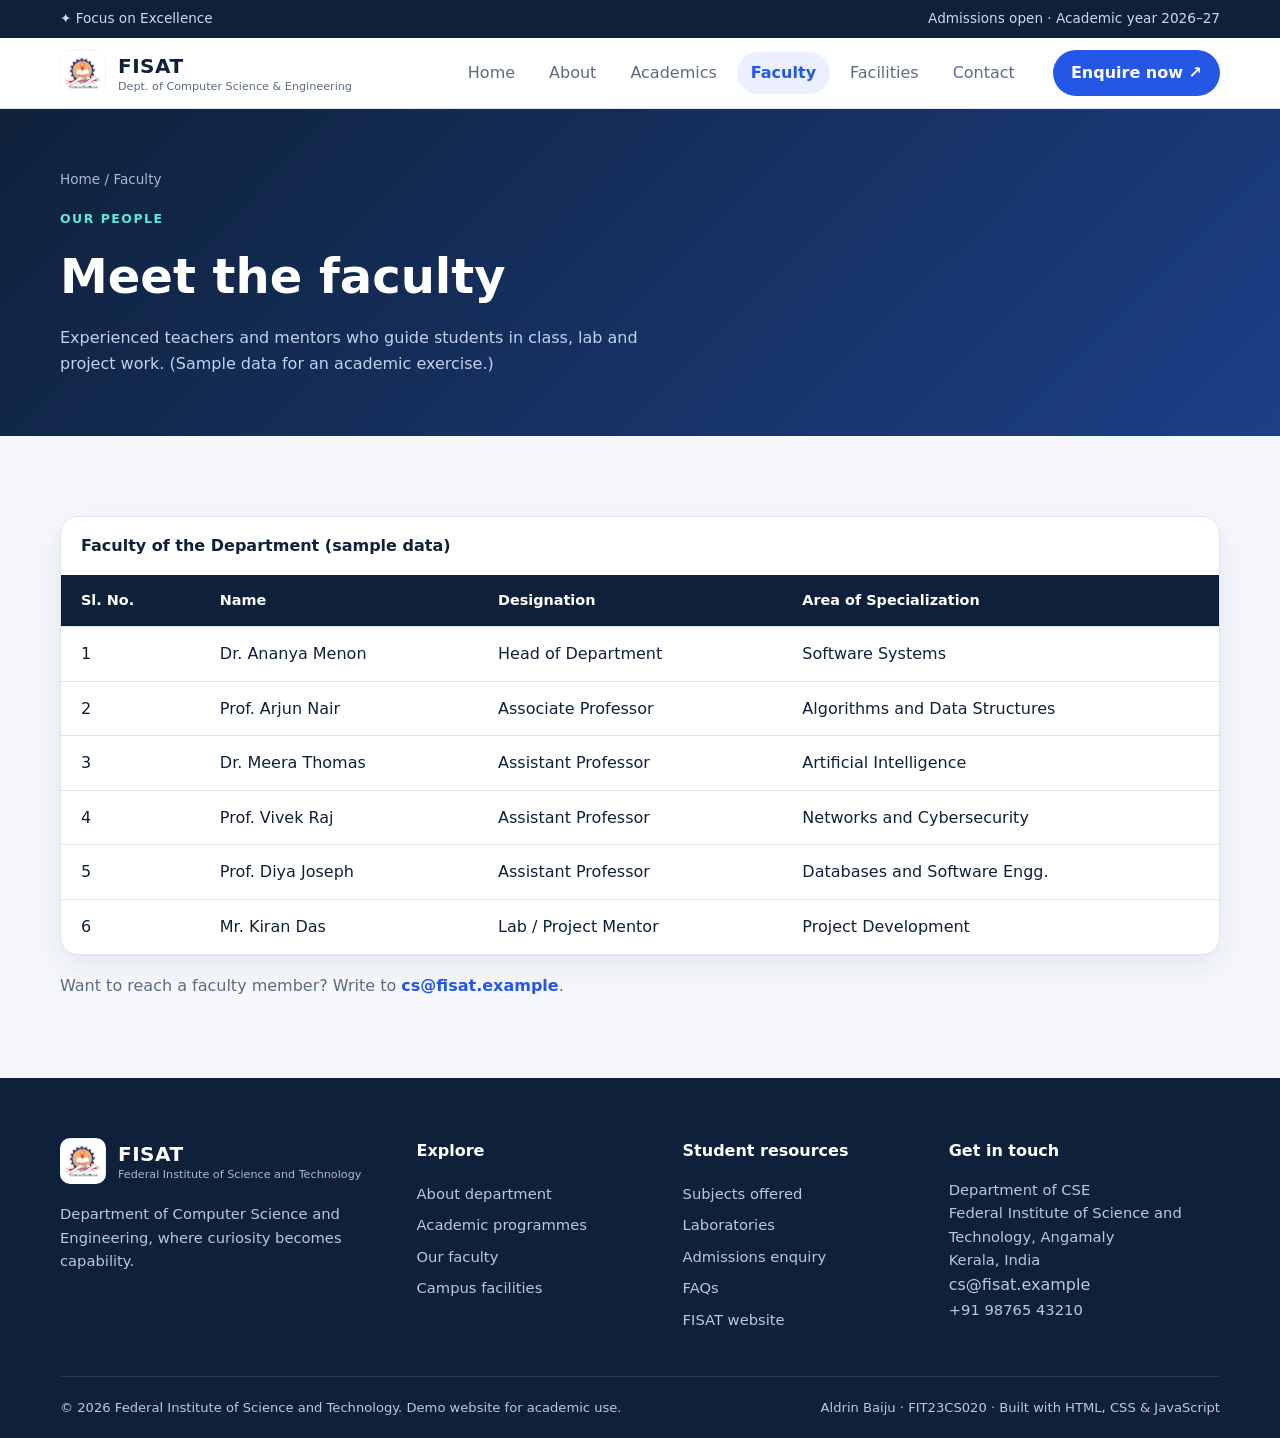
<file: Aldrin web assignment 2/faculty.html>
<!DOCTYPE html>
<html lang="en">
	<head>
		<meta charset="UTF-8">
		<meta name="viewport" content="width=device-width, initial-scale=1.0">
		<meta name="description" content="Faculty directory of the Department of CSE, FISAT (sample data).">
		<title>Faculty | FISAT CSE Department</title>
		<link rel="icon" type="image/png" href="images/logo.png">
		<link rel="stylesheet" href="style.css">
	</head>
	<body>
		<div class="topbar">
			<div class="container">
				<span>✦ Focus on Excellence</span>
				<span>Admissions open · Academic year 2026–27</span>
			</div>
		</div>
		<header class="navbar">
			<div class="container nav-inner">
				<a class="brand" href="index.html">
					<img class="brand-logo" src="images/logo.png" alt="FISAT logo" width="46" height="46">
					<span>FISAT <small>Dept. of Computer Science &amp; Engineering</small></span>
				</a>
				<button class="menu-toggle" aria-label="Toggle navigation" aria-expanded="false">☰</button>
				<nav class="nav-links" aria-label="Main navigation">
					<a href="index.html" data-page="index">Home</a>
					<a href="about.html" data-page="about">About</a>
					<a href="academics.html" data-page="academics">Academics</a>
					<a href="faculty.html" data-page="faculty" class="active">Faculty</a>
					<a href="facilities.html" data-page="facilities">Facilities</a>
					<a href="contact.html" data-page="contact">Contact</a>
				</nav>
				<a class="nav-cta" href="contact.html#enquiry">Enquire now ↗</a>
			</div>
		</header>

		<main>
			<section class="page-hero">
				<div class="container">
					<div class="breadcrumb"><a href="index.html">Home</a> / Faculty</div>
					<span class="eyebrow">Our people</span>
					<h1>Meet the faculty</h1>
					<p>Experienced teachers and mentors who guide students in class, lab and project work. (Sample data for an academic exercise.)</p>
				</div>
			</section>

			<section class="section" id="faculty-list">
				<div class="container">
					<div class="table-wrap">
						<table>
							<caption>Faculty of the Department (sample data)</caption>
							<thead>
								<tr><th>Sl. No.</th><th>Name</th><th>Designation</th><th>Area of Specialization</th></tr>
							</thead>
							<tbody>
							<tr><td>1</td><td>Dr. Ananya Menon</td><td>Head of Department</td><td>Software Systems</td></tr>
							<tr><td>2</td><td>Prof. Arjun Nair</td><td>Associate Professor</td><td>Algorithms and Data Structures</td></tr>
							<tr><td>3</td><td>Dr. Meera Thomas</td><td>Assistant Professor</td><td>Artificial Intelligence</td></tr>
							<tr><td>4</td><td>Prof. Vivek Raj</td><td>Assistant Professor</td><td>Networks and Cybersecurity</td></tr>
							<tr><td>5</td><td>Prof. Diya Joseph</td><td>Assistant Professor</td><td>Databases and Software Engg.</td></tr>
							<tr><td>6</td><td>Mr. Kiran Das</td><td>Lab / Project Mentor</td><td>Project Development</td></tr>
							</tbody>
						</table>
					</div>
					<p style="margin-top:18px">Want to reach a faculty member? Write to <a class="text-link" href="mailto:cs@fisat.example">cs@fisat.example</a>.</p>
				</div>
			</section>
		</main>

		<footer class="footer">
			<div class="container">
				<div class="footer-grid">
					<div>
						<a class="brand" href="index.html">
							<img class="brand-logo" src="images/logo.png" alt="FISAT logo" width="46" height="46">
							<span>FISAT <small style="color:#aab8d0">Federal Institute of Science and Technology</small></span>
						</a>
						<p style="margin-top:18px;max-width:310px">Department of Computer Science and Engineering, where curiosity becomes capability.</p>
					</div>
					<div>
						<h4>Explore</h4>
						<div class="footer-links">
							<a href="about.html">About department</a>
							<a href="academics.html">Academic programmes</a>
							<a href="faculty.html">Our faculty</a>
							<a href="facilities.html">Campus facilities</a>
						</div>
					</div>
					<div>
						<h4>Student resources</h4>
						<div class="footer-links">
							<a href="academics.html#subjects">Subjects offered</a>
							<a href="facilities.html#labs">Laboratories</a>
							<a href="contact.html#enquiry">Admissions enquiry</a>
							<a href="contact.html#faq">FAQs</a>
							<a href="https://www.fisat.ac.in" target="_blank" rel="noopener noreferrer">FISAT website</a>
						</div>
					</div>
					<div>
						<h4>Get in touch</h4>
						<p>Department of CSE<br>Federal Institute of Science and Technology, Angamaly<br>Kerala, India</p>
						<a href="mailto:cs@fisat.example">cs@fisat.example</a>
						<p>+91 98765 43210</p>
					</div>
				</div>
				<div class="footer-bottom">
					<span>© <span data-year>2026</span> Federal Institute of Science and Technology. Demo website for academic use.</span>
					<span>Aldrin Baiju · FIT23CS020 · Built with HTML, CSS &amp; JavaScript</span>
				</div>
			</div>
		</footer>
		<script src="script.js"></script>
	</body>
</html>
</file>
<file: Aldrin web assignment 2/style.css>
/* FISAT CSE Department website - style sheet */
:root {
	--ink: #0f213a;
	--navy: #0f213a;
	--blue: #2557e7;
	--blue-dark: #1b43b8;
	--sky: #eaf0ff;
	--bg: #f5f7fb;
	--white: #ffffff;
	--muted: #5b6b82;
	--line: #dde4f0;
	--accent: #5eead4;
	--radius: 18px;
	--shadow: 0 10px 30px rgba(15, 33, 58, .08);
}

* { box-sizing: border-box; margin: 0; padding: 0; }
html { scroll-behavior: smooth; }
body {
	font-family: "Segoe UI", system-ui, -apple-system, Roboto, Arial, sans-serif;
	color: var(--ink);
	background: var(--bg);
	line-height: 1.6;
}
img { max-width: 100%; display: block; }
a { color: inherit; text-decoration: none; }
ul { list-style: none; }
.container { width: min(1160px, 92%); margin: 0 auto; }

/* Top bar */
.topbar { background: var(--navy); color: #cdd8ee; font-size: .85rem; }
.topbar .container { display: flex; justify-content: space-between; gap: 16px; padding: 8px 0; flex-wrap: wrap; }

/* Navbar */
.navbar { background: var(--white); border-bottom: 1px solid var(--line); position: sticky; top: 0; z-index: 50; }
.nav-inner { display: flex; align-items: center; gap: 24px; padding: 12px 0; }
.brand { display: flex; align-items: center; gap: 12px; font-weight: 800; font-size: 1.25rem; letter-spacing: .5px; }
.brand small { display: block; font-size: .7rem; font-weight: 500; color: var(--muted); letter-spacing: 0; margin-top: -4px; }
.brand-logo { width: 46px; height: 46px; border-radius: 10px; }
.nav-links { display: flex; gap: 6px; margin-left: auto; }
.nav-links a { padding: 8px 14px; border-radius: 999px; font-weight: 500; color: var(--muted); transition: .2s; }
.nav-links a:hover { background: var(--sky); color: var(--blue); }
.nav-links a.active { background: var(--sky); color: var(--blue); font-weight: 700; }
.nav-cta { background: var(--blue); color: #fff; padding: 10px 18px; border-radius: 999px; font-weight: 600; transition: .2s; }
.nav-cta:hover { background: var(--blue-dark); }
.menu-toggle { display: none; margin-left: auto; background: none; border: 1px solid var(--line); border-radius: 10px; font-size: 1.3rem; padding: 4px 12px; cursor: pointer; }

/* Buttons and tags */
.btn { display: inline-block; background: var(--blue); color: #fff; padding: 12px 24px; border-radius: 999px; font-weight: 600; border: 2px solid var(--blue); transition: .2s; cursor: pointer; font-size: 1rem; }
.btn:hover { background: var(--blue-dark); border-color: var(--blue-dark); }
.btn-light { background: #fff; color: var(--blue); border-color: var(--line); }
.btn-light:hover { background: var(--sky); border-color: var(--blue); }
.eyebrow { display: inline-block; text-transform: uppercase; letter-spacing: 1.5px; font-size: .78rem; font-weight: 700; color: var(--blue); margin-bottom: 10px; }
.tag { display: inline-block; background: var(--sky); color: var(--blue); font-size: .7rem; font-weight: 700; letter-spacing: 1px; padding: 4px 10px; border-radius: 999px; margin-bottom: 10px; }
.text-link { color: var(--blue); font-weight: 600; }
.text-link:hover { text-decoration: underline; }

/* Hero */
.hero { padding: 70px 0 50px; background: linear-gradient(180deg, #fff 0%, var(--bg) 100%); }
.hero-grid { display: grid; grid-template-columns: 1.1fr .9fr; gap: 50px; align-items: center; }
.hero h1 { font-size: clamp(2.2rem, 5vw, 3.7rem); line-height: 1.1; margin-bottom: 18px; }
.hero p { color: var(--muted); font-size: 1.1rem; max-width: 520px; }
.hero-actions { display: flex; gap: 12px; margin: 28px 0; flex-wrap: wrap; }
.hero-note { display: flex; align-items: center; gap: 14px; font-size: .9rem; color: var(--muted); }
.avatar-stack { display: flex; }
.avatar-stack span { width: 40px; height: 40px; border-radius: 50%; background: var(--blue); color: #fff; font-size: .72rem; font-weight: 700; display: grid; place-items: center; border: 3px solid #fff; margin-left: -10px; }
.avatar-stack span:first-child { margin-left: 0; }
.avatar-stack span:nth-child(2) { background: #0ea5a4; }
.avatar-stack span:nth-child(3) { background: var(--navy); }
.hero-art { background: linear-gradient(135deg, var(--navy), #1c3f86); color: #fff; border-radius: 28px; padding: 36px; min-height: 360px; display: flex; flex-direction: column; justify-content: space-between; box-shadow: var(--shadow); }
.art-kicker { color: var(--accent); font-weight: 600; font-size: .9rem; }
.art-title { font-size: 2.1rem; font-weight: 800; line-height: 1.2; }
.art-bottom { display: flex; justify-content: space-between; align-items: end; }
.art-stat strong { display: block; font-size: 1.8rem; }
.art-stat span { color: #b9c7e2; font-size: .9rem; }
.art-symbol { font-size: 3rem; opacity: .6; }

/* Stats */
.stats { background: var(--navy); color: #fff; }
.stats-grid { display: grid; grid-template-columns: repeat(4, 1fr); }
.stat { padding: 28px 20px; text-align: center; border-right: 1px solid rgba(255, 255, 255, .12); }
.stat:last-child { border-right: 0; }
.stat strong { display: block; font-size: 2rem; color: var(--accent); }
.stat span { color: #b9c7e2; font-size: .9rem; }

/* Sections */
.section { padding: 80px 0; }
.section-white { background: #fff; }
.section-head { display: flex; justify-content: space-between; align-items: end; gap: 30px; margin-bottom: 40px; flex-wrap: wrap; }
.section-head p { max-width: 480px; color: var(--muted); }
h2 { font-size: clamp(1.7rem, 3.5vw, 2.5rem); line-height: 1.2; margin-bottom: 14px; }
h3 { font-size: 1.2rem; margin-bottom: 8px; }
p { color: var(--muted); }
.cards { display: grid; grid-template-columns: repeat(3, 1fr); gap: 24px; }
.card { background: #fff; border: 1px solid var(--line); border-radius: var(--radius); padding: 28px; box-shadow: var(--shadow); transition: .25s; }
.card:hover { transform: translateY(-4px); }
.card p { margin-bottom: 14px; }
.icon-box { width: 48px; height: 48px; border-radius: 14px; background: var(--sky); color: var(--blue); display: grid; place-items: center; font-size: 1.4rem; margin-bottom: 16px; }
.programme .meta { display: flex; gap: 10px; flex-wrap: wrap; }
.programme .meta span { font-size: .8rem; background: var(--bg); padding: 4px 12px; border-radius: 999px; color: var(--muted); }

/* Split */
.split { display: grid; grid-template-columns: 1fr 1fr; gap: 60px; align-items: center; }
.visual-panel { position: relative; background: linear-gradient(135deg, var(--sky), #d4e1ff); border-radius: 28px; padding: 36px; min-height: 380px; display: flex; flex-direction: column; gap: 20px; overflow: hidden; }
.mini-card { position: relative; z-index: 2; background: #fff; border-radius: 16px; padding: 18px 22px; box-shadow: var(--shadow); max-width: 280px; }
.mini-card strong { display: block; }
.mini-card small { color: var(--muted); }
.orb { position: absolute; right: -60px; bottom: -60px; width: 240px; height: 240px; border-radius: 50%; background: radial-gradient(circle, var(--blue), transparent 70%); opacity: .35; }
.check-list { margin: 20px 0 26px; }
.check-list li { padding-left: 30px; position: relative; margin-bottom: 10px; color: var(--muted); }
.check-list li::before { content: "✓"; position: absolute; left: 0; width: 20px; height: 20px; border-radius: 50%; background: var(--blue); color: #fff; font-size: .75rem; display: grid; place-items: center; top: 4px; }

/* Banner */
.banner { background: linear-gradient(135deg, var(--navy), #1c3f86); color: #fff; border-radius: 28px; padding: 50px; display: flex; justify-content: space-between; align-items: center; gap: 30px; flex-wrap: wrap; }
.banner p { color: #c4d1ea; }

/* Page header */
.page-hero { background: linear-gradient(135deg, var(--navy), #1c3f86); color: #fff; padding: 60px 0; }
.page-hero .eyebrow { color: var(--accent); }
.page-hero h1 { font-size: clamp(2rem, 4vw, 3rem); margin-bottom: 10px; }
.page-hero p { color: #c4d1ea; max-width: 620px; }
.breadcrumb { font-size: .85rem; color: #aab8d0; margin-bottom: 14px; }
.breadcrumb a:hover { color: #fff; }

/* Tables */
.table-wrap { overflow-x: auto; border-radius: var(--radius); border: 1px solid var(--line); background: #fff; box-shadow: var(--shadow); }
table { width: 100%; border-collapse: collapse; min-width: 640px; }
caption { text-align: left; font-weight: 700; padding: 16px 20px; }
thead th { background: var(--navy); color: #fff; text-align: left; padding: 14px 20px; font-size: .9rem; }
tbody td { padding: 14px 20px; border-top: 1px solid var(--line); }
tbody tr:hover { background: var(--sky); }

/* Forms */
.form-card { background: #fff; border: 1px solid var(--line); border-radius: var(--radius); padding: 32px; box-shadow: var(--shadow); }
label { display: block; font-weight: 600; margin: 16px 0 6px; font-size: .9rem; }
input, select, textarea { width: 100%; padding: 12px 14px; border: 1px solid var(--line); border-radius: 12px; font: inherit; background: #fbfcff; }
input:focus, select:focus, textarea:focus { outline: 2px solid var(--blue); border-color: transparent; }
form button { margin-top: 22px; }
.form-msg { margin-top: 14px; color: #0f766e; font-weight: 600; }

/* Two column helpers */
.two-col { display: grid; grid-template-columns: 1.2fr .8fr; gap: 40px; align-items: start; }
.info-list li { padding: 14px 0; border-bottom: 1px solid var(--line); }
.info-list strong { display: block; }
.steps { counter-reset: s; }
.steps li { counter-increment: s; padding: 14px 0 14px 54px; position: relative; border-bottom: 1px solid var(--line); color: var(--muted); }
.steps li::before { content: counter(s); position: absolute; left: 0; top: 12px; width: 36px; height: 36px; border-radius: 50%; background: var(--sky); color: var(--blue); font-weight: 700; display: grid; place-items: center; }
.subject-list { columns: 2; column-gap: 30px; }
.subject-list li { padding: 10px 0 10px 24px; position: relative; break-inside: avoid; border-bottom: 1px solid var(--line); }
.subject-list li::before { content: "▸"; color: var(--blue); position: absolute; left: 0; }
blockquote { border-left: 4px solid var(--blue); background: var(--sky); padding: 16px 20px; border-radius: 0 12px 12px 0; margin: 14px 0; color: var(--ink); }
aside.notice { background: #fff8e1; border: 1px solid #f3dd9a; border-radius: var(--radius); padding: 22px; }
aside.notice h3 { margin-bottom: 6px; }

/* FAQ */
details { background: #fff; border: 1px solid var(--line); border-radius: 14px; padding: 16px 20px; margin-bottom: 12px; }
summary { font-weight: 600; cursor: pointer; }
details p { margin-top: 10px; }

/* Footer */
.footer { background: var(--navy); color: #b9c7e2; padding: 60px 0 0; }
.footer .brand { color: #fff; }
.footer-grid { display: grid; grid-template-columns: 1.4fr 1fr 1fr 1.2fr; gap: 40px; padding-bottom: 40px; }
.footer h4 { color: #fff; margin-bottom: 14px; }
.footer p { color: #b9c7e2; font-size: .92rem; }
.footer-links a { display: block; padding: 4px 0; font-size: .92rem; }
.footer-links a:hover, .footer a:hover { color: #fff; }
.footer-bottom { border-top: 1px solid rgba(255, 255, 255, .12); padding: 20px 0; display: flex; justify-content: space-between; gap: 16px; flex-wrap: wrap; font-size: .82rem; }

/* Responsive */
@media (max-width: 900px) {
	.hero-grid, .split, .two-col { grid-template-columns: 1fr; }
	.cards { grid-template-columns: 1fr; }
	.stats-grid { grid-template-columns: repeat(2, 1fr); }
	.footer-grid { grid-template-columns: 1fr 1fr; }
	.menu-toggle { display: block; }
	.nav-cta { display: none; }
	.nav-links { display: none; position: absolute; top: 100%; left: 0; right: 0; background: #fff; flex-direction: column; padding: 14px 4%; border-bottom: 1px solid var(--line); }
	.nav-links.open { display: flex; }
	.subject-list { columns: 1; }
	.banner { padding: 32px; }
}
@media (max-width: 560px) {
	.footer-grid { grid-template-columns: 1fr; }
}
</file>
